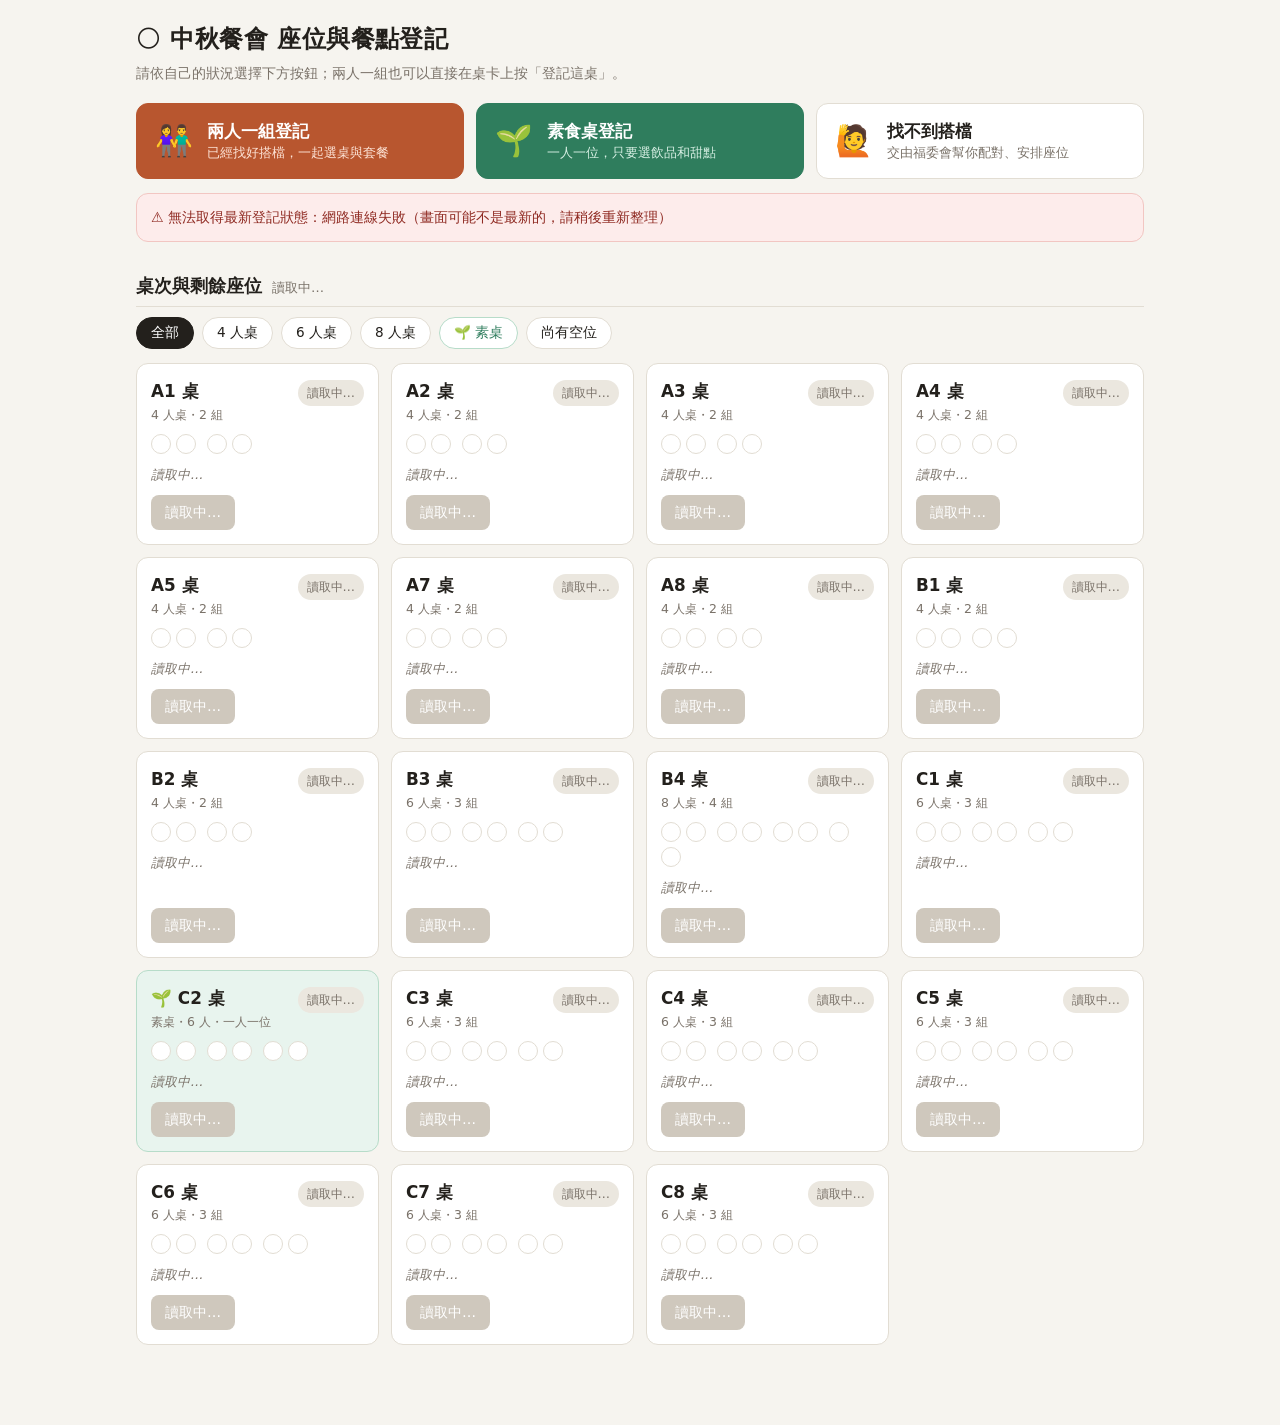
<file: index.html>
<!DOCTYPE html>
<html lang="zh-Hant">
<head>
<meta charset="utf-8">
<meta name="viewport" content="width=device-width, initial-scale=1">
<title>中秋餐會 座位與餐點登記</title>
<link rel="stylesheet" href="style.css">
</head>
<body>
<div class="wrap">

<header>
  <h1>🌕 中秋餐會 座位與餐點登記</h1>
  <p>請依自己的狀況選擇下方按鈕；兩人一組也可以直接在桌卡上按「登記這桌」。</p>
</header>

<div class="entry">
  <button class="entry-card main" id="btnPair">
    <span class="ec-icon">👫</span>
    <span><b>兩人一組登記</b><small>已經找好搭檔，一起選桌與套餐</small></span>
  </button>
  <button class="entry-card veg" id="btnVeg">
    <span class="ec-icon">🌱</span>
    <span><b>素食桌登記</b><small id="vegEntryNote">一人一位，只要選飲品和甜點</small></span>
  </button>
  <button class="entry-card" id="btnSolo">
    <span class="ec-icon">🙋</span>
    <span><b>找不到搭檔</b><small>交由福委會幫你配對、安排座位</small></span>
  </button>
</div>

<div class="banner" id="netBanner"></div>

<h2>桌次與剩餘座位 <small id="seatsLeft"></small></h2>
<div class="toolbar">
  <button class="chipbtn" data-filter="all" aria-pressed="true">全部</button>
  <button class="chipbtn" data-filter="4">4 人桌</button>
  <button class="chipbtn" data-filter="6">6 人桌</button>
  <button class="chipbtn" data-filter="8">8 人桌</button>
  <button class="chipbtn chip-veg" data-filter="veg">🌱 素桌</button>
  <button class="chipbtn" data-filter="free">尚有空位</button>
</div>
<div class="grid" id="grid"><div class="loading">載入中…</div></div>

</div><!--/wrap-->

<!-- ============ 登記對話框 ============ -->
<dialog id="dlg">
 <form class="dlg-body" id="form" onsubmit="return false">
  <div class="dlg-head">
    <h3 id="dlgTitle">登記</h3>
    <button type="button" class="x" data-close>&times;</button>
  </div>
  <p class="dlg-sub" id="dlgSub"></p>

  <div class="field-top" id="tableField">
    <label class="field-label" for="tableSel">桌次</label>
    <select id="tableSel"></select>
  </div>

  <div id="groups"></div>
  <button type="button" class="ghost wide" id="btnAddGroup">+ 同桌再加一組</button>

  <p class="msg" id="msg"></p>

  <div class="dlg-foot">
    <button type="button" class="ghost" data-close>取消</button>
    <button type="button" class="primary" id="btnSubmit">送出登記</button>
  </div>
 </form>
</dialog>

<!-- ============ 登記完成（必須按確認才關閉） ============ -->
<dialog id="dlgDone">
 <div class="dlg-body">
  <div class="done-top">
    <div class="done-icon">✅</div>
    <h3 style="margin:4px 0 0">登記完成</h3>
    <p class="dlg-sub" style="margin:4px 0 0">以下是你的登記內容，如需修改請洽福委會。</p>
  </div>
  <div class="done-detail" id="doneDetail"></div>
  <div class="dlg-foot">
    <button type="button" class="primary wide" id="btnDoneOk">確認</button>
  </div>
 </div>
</dialog>

<script src="config.js"></script>
<script src="shared.js"></script>
<script>
let filter = 'all';
let busy = false;
let formMode = 'pair';   // 'pair' 兩人一組 | 'veg' 素桌 | 'solo' 找不到搭檔
let ready = loadCachedBookings();   // 有上次的資料就先顯示，不用等後端
let updating = false;
let requestId = null;               // 同一次填寫共用：逾時重送時後端會認得，不會重複登記

const seatsLeftAt = id => tableById(id).size - seatsUsed(id);
const vegSeatsLeft = () => VEG_TABLES.reduce((s, t) => s + seatsLeftAt(t.id), 0);
// 這張桌子還能登記幾個「單位」：一般桌算組、素桌算人
const unitsLeft = t => t.veg ? seatsLeftAt(t.id) : Math.floor(seatsLeftAt(t.id) / 2);

/* ---------------- 桌次 ---------------- */

function tableSizeText(t) {
  return t.veg ? `素桌・${t.size} 人・一人一位` : `${t.size} 人桌・${t.size / 2} 組`;
}

function render() {
  const left = TOTAL_SEATS - bookings.filter(b => tableById(b.tableId)).length;
  $('#seatsLeft').textContent = !ready ? '讀取中…'
    : `全場剩 ${left} 席${updating ? '・更新中…' : ''}`;

  // 素桌入口按鈕
  const vegLeft = vegSeatsLeft();
  $('#btnVeg').disabled = ready && vegLeft === 0;
  $('#vegEntryNote').textContent = !ready ? '一人一位，只要選飲品和甜點'
    : vegLeft > 0 ? `還剩 ${vegLeft} 位・一人一位，只要選飲品和甜點`
    : '素桌已額滿，請改選一般桌或「找不到搭檔」';

  if (!ready) {
    // 第一次開啟、還沒有任何資料：先把桌子畫出來，按鈕暫時不能按
    $('#grid').innerHTML = TABLES.map(t => `<div class="table-card ${t.veg ? 'veg' : ''}">
      <div class="tc-head">
        <div><div class="tc-name">${t.veg ? '🌱 ' : ''}${t.id} 桌</div><div class="tc-size">${tableSizeText(t)}</div></div>
        <span class="pill no">讀取中…</span>
      </div>
      <div class="seats">${'<span class="seat"></span>'.repeat(t.size)}</div>
      <div class="occupants"><i class="muted">讀取中…</i></div>
      <div class="tc-actions"><button class="primary" disabled>讀取中…</button></div>
    </div>`).join('');
    return;
  }

  const list = TABLES.filter(t => {
    if (filter === 'all') return true;
    if (filter === 'veg') return t.veg;
    if (filter === 'free') return unitsLeft(t) > 0;
    return !t.veg && String(t.size) === filter;
  });

  $('#grid').innerHTML = list.map(t => {
    const used = seatsUsed(t.id);
    const left = t.size - used;
    const units = unitsLeft(t);
    const pillCls = units === 0 ? 'no' : units === 1 ? 'low' : 'ok';
    const people = bookings.filter(b => b.tableId === t.id);
    const btnText = t.veg
      ? (units ? `登記素桌（剩 ${left} 位）` : '額滿')
      : units ? `登記這桌（可再 ${units} 組）` : (left ? '不足一組' : '額滿');

    return `<div class="table-card ${t.veg ? 'veg' : ''} ${units === 0 ? 'full' : ''}">
      <div class="tc-head">
        <div><div class="tc-name">${t.veg ? '🌱 ' : ''}${t.id} 桌</div><div class="tc-size">${tableSizeText(t)}</div></div>
        <span class="pill ${pillCls}">${left === 0 ? '已額滿' : `剩 ${left} 位`}</span>
      </div>
      <div class="seats">${
        Array.from({ length: t.size }, (_, i) =>
          `<span class="seat ${i < used ? 'taken' : ''}"></span>`).join('')
      }</div>
      <div class="occupants">${
        people.length
          ? (t.veg ? people.map(p => esc(p.name)).join('、') : pairsOf(people).map(p => pairLabel(p, false)).join('<br>'))
          : '<i class="muted">尚無人登記</i>'
      }</div>
      <div class="tc-actions">
        <button class="primary" data-book="${t.id}" ${units === 0 ? 'disabled' : ''}>${btnText}</button>
      </div>
    </div>`;
  }).join('') || '<div class="loading">沒有符合條件的桌次</div>';
}

async function refresh() {
  updating = true;
  render();
  const ok = await syncBookings();
  ready = ready || ok;
  updating = false;
  render();
}

/* ---------------- 登記表單 ---------------- */

const dlg = $('#dlg');
let uidSeq = 0;

function fieldHTML(item) {
  const name = 'f' + (++uidSeq);
  const widget = item.options.length <= 4
    ? `<div class="opts">${item.options.map(o =>
        `<label class="opt"><input type="radio" name="${name}" value="${esc(o)}"><span>${esc(o)}</span></label>`
      ).join('')}</div>`
    : `<select><option value="">請選擇</option>${item.options.map(o =>
        `<option value="${esc(o)}">${esc(o)}</option>`).join('')}</select>`;
  return `<div class="field" data-field="${item.key}">
    <div class="field-label">${esc(item.label)}</div>${widget}
    <div class="skip-note">${esc(item.skipNote || '此項不需選擇')}</div>
  </div>`;
}

function readFieldEl(f) {
  const sel = f.querySelector('select');
  if (sel) return sel.value;
  return f.querySelector('input:checked')?.value || '';
}

// 素桌要顯示的餐點項目：扣掉自動帶入的，以及因為自動帶入而不用選的（例如海鮮）
const VEG_ITEMS = MENU.filter(it => !(it.key in VEG_FIXED) && !isSkipped(it, VEG_FIXED));

// 產生一個登記單位的表單
//   pair = 兩人一組；solo = 找不到搭檔（一人，全部都是個人偏好）；veg = 素桌一人
function groupHTML(kind) {
  const count = kind === 'pair' ? 2 : 1;
  const tag = i => kind === 'pair' ? `<span class="mtag">${'AB'[i]}</span>` : '';

  let html = `<fieldset class="group ${kind === 'pair' ? '' : 'solo'}" data-kind="${kind}">`;
  if (kind !== 'solo') {
    html += `<div class="group-head"><span class="gtitle">第 <span class="gno"></span> ${kind === 'veg' ? '位' : '組'}</span>
      <button type="button" class="link del-group">移除</button></div>`;
  }
  html += `<div class="step"><span class="n">1</span>${kind === 'pair' ? '兩位成員' : '姓名與工號'}</div><div class="members">`;
  for (let i = 0; i < count; i++) {
    html += `<div class="member" data-m="${i}">${tag(i)}
      <input type="text" class="p-name" placeholder="姓名" autocomplete="off">
      <input type="text" class="p-emp" placeholder="工號" autocomplete="off"></div>`;
  }
  html += '</div>';

  if (kind === 'veg') {
    html += `<div class="step"><span class="n">2</span>選擇飲品和甜點</div>
      <div class="person-fields" data-m="0"><div class="pf-grid">${VEG_ITEMS.map(fieldHTML).join('')}</div></div>`;
    return html + '</fieldset>';
  }

  const perOf = it => kind === 'solo' ? 'person' : it.per;
  let soloNoteShown = false;
  Object.keys(STEP_TITLES).forEach(step => {
    const items = MENU.filter(it => String(it.step) === step);
    if (!items.length) return;
    const pairItems = items.filter(it => perOf(it) === 'pair');
    const personItems = items.filter(it => perOf(it) === 'person');

    html += `<div class="step"><span class="n">${step}</span>${STEP_TITLES[step]}</div>`;
    if (kind === 'solo' && !soloNoteShown && items.some(it => it.per === 'pair')) {
      soloNoteShown = true;
      html += `<p class="dlg-sub" style="margin:-4px 0 8px">套餐是兩人共用，福委會優先幫你找相同偏好的搭檔。</p>`;
    }
    if (pairItems.length) {
      html += `<div class="pair-fields"><div class="scope-note">👫 兩人共用一份</div>${pairItems.map(fieldHTML).join('')}</div>`;
    }
    if (personItems.length) {
      for (let i = 0; i < count; i++) {
        html += `<div class="person-fields" data-m="${i}">${
          kind === 'pair' ? `<div class="pf-head">${tag(i)}<span class="mname">成員 ${'AB'[i]}</span></div>` : ''
        }<div class="pf-grid">${personItems.map(fieldHTML).join('')}</div></div>`;
      }
    }
  });
  return html + '</fieldset>';
}

// 某位成員目前的所有選擇（共用項目 + 個人項目 + 素桌自動帶入的項目）
function valuesOf(group, m) {
  const vals = group.dataset.kind === 'veg' ? { ...VEG_FIXED } : {};
  group.querySelectorAll('.pair-fields .field').forEach(f => vals[f.dataset.field] = readFieldEl(f));
  if (m != null) {
    group.querySelectorAll(`.person-fields[data-m="${m}"] .field`)
      .forEach(f => vals[f.dataset.field] = readFieldEl(f));
  }
  return vals;
}

function applySkips(group) {
  group.querySelectorAll('.field').forEach(f => {
    const it = menuItem(f.dataset.field);
    if (!it.skipIf) return;
    const pf = f.closest('.person-fields');
    const skip = isSkipped(it, valuesOf(group, pf ? pf.dataset.m : null));
    f.classList.toggle('skipped', skip);
    f.querySelectorAll('input, select').forEach(el => {
      el.disabled = skip;
      if (skip) { if (el.type === 'radio') el.checked = false; else el.value = ''; }
    });
  });
}

// 桌次選單的值：'' = 還沒選；'none' = 不指定桌次，由福委安排；其他 = 桌號
const UNSEATED = 'none';
const selectedTableId = () => {
  const v = $('#tableSel').value;
  return v && v !== UNSEATED ? v : null;
};

function maxGroups() {
  if (formMode === 'solo') return 1;
  const id = selectedTableId();
  if (!id) return MAX_UNSEATED_GROUPS;
  return unitsLeft(tableById(id));
}

function syncGroups() {
  const n = $('#groups').children.length;
  const max = maxGroups();
  const btn = $('#btnAddGroup');
  const more = Math.max(0, max - n);
  btn.hidden = formMode === 'solo' || n >= max;
  btn.textContent = formMode === 'veg' ? `+ 幫同事一起登記（素桌還能再加 ${more} 位）`
    : selectedTableId() ? `+ 同桌再加一組（這桌還能再加 ${more} 組）`
    : '+ 再加一組';
  document.querySelectorAll('#groups .del-group').forEach(b => b.hidden = n <= 1);
  document.querySelectorAll('#groups .gno').forEach((s, i) => s.textContent = i + 1);
}

function addGroup(kind) {
  $('#groups').insertAdjacentHTML('beforeend', groupHTML(kind));
  syncGroups();
}

// 一般登記只列一般桌；素桌登記只列素桌
// 一般登記一定要自己選（桌次或「不指定」），避免沒注意就變成交給福委排
function fillTableSelect(selected) {
  const sel = $('#tableSel');
  const veg = formMode === 'veg';
  sel.innerHTML = (veg ? '' :
    `<option value="">請選擇桌次</option><option value="${UNSEATED}">不指定桌次，由福委安排座位</option>`) +
    TABLES.filter(t => t.veg === veg).map(t => {
      const left = seatsLeftAt(t.id), units = unitsLeft(t);
      const detail = !units ? '已額滿' : veg ? `剩 ${left} 位` : `剩 ${left} 位，可登記 ${units} 組`;
      return `<option value="${t.id}" ${units ? '' : 'disabled'}>${t.id} 桌（${detail}）</option>`;
    }).join('');
  sel.value = selected || '';
}

function setMsg(text, cls) {
  const m = $('#msg');
  m.textContent = text;
  m.className = 'msg' + (cls ? ' ' + cls : '');
}

function openForm(mode, tableId) {
  formMode = mode;
  const titles = {
    pair: ['兩人一組登記', '主餐套餐與海鮮兩人共用一份，飲品和甜點每人各選。整桌一起登記可以按下方「再加一組」。'],
    veg: ['🌱 素食桌登記', '素桌主餐是素食套餐，不用選主餐和海鮮，只要選飲品和甜點。可以一次幫同事一起登記。'],
    solo: ['找不到搭檔？交由福委安排', '填寫你的資料與餐點偏好，福委會幫你配對搭檔並安排座位。'],
  };
  $('#dlgTitle').textContent = titles[mode][0];
  $('#dlgSub').textContent = titles[mode][1];

  if (mode === 'veg' && !tableId) {
    tableId = (VEG_TABLES.find(t => unitsLeft(t) > 0) || VEG_TABLES[0] || {}).id;
  }
  // 只有一張素桌時不用讓人選
  $('#tableField').hidden = mode === 'solo' || (mode === 'veg' && VEG_TABLES.length <= 1);
  fillTableSelect(mode === 'solo' ? '' : tableId);

  $('#groups').innerHTML = '';
  addGroup(mode);
  setMsg('');
  requestId = null;
  dlg.showModal();

  // 背景抓最新座位，回來後更新桌次選單（保留使用者目前的選擇）
  if (mode !== 'solo') {
    refresh().then(() => {
      if (dlg.open && formMode === mode) { fillTableSelect($('#tableSel').value); syncGroups(); }
    });
  }
}

$('#groups').addEventListener('input', e => {
  if (!e.target.classList.contains('p-name')) return;
  const group = e.target.closest('.group');
  const m = e.target.closest('.member').dataset.m;
  const name = e.target.value.trim() || '成員 ' + 'AB'[m];
  group.querySelectorAll(`.person-fields[data-m="${m}"] .mname`).forEach(s => s.textContent = name);
});
$('#groups').addEventListener('change', e => applySkips(e.target.closest('.group')));
$('#groups').addEventListener('click', e => {
  if (!e.target.classList.contains('del-group')) return;
  e.target.closest('.group').remove();
  syncGroups();
});
$('#btnAddGroup').onclick = () => addGroup(formMode);
$('#tableSel').onchange = () => {
  syncGroups();
  const n = $('#groups').children.length, max = maxGroups();
  const unit = formMode === 'veg' ? '位' : '組';
  setMsg(n > max ? `這桌只能再登記 ${max} ${unit}，請移除多出來的或換一桌` : '', n > max ? 'err' : '');
};

function readGroup(group, gi, total) {
  const kind = group.dataset.kind;
  const where = kind === 'pair' ? `第 ${gi + 1} 組` : kind === 'veg' && total > 1 ? `第 ${gi + 1} 位` : '';

  const members = [...group.querySelectorAll('.member')].map(mEl => {
    const m = mEl.dataset.m;
    const person = {
      name: mEl.querySelector('.p-name').value.trim(),
      empId: mEl.querySelector('.p-emp').value.trim(),
    };
    if (!person.name) throw new Error(kind === 'pair' ? `${where}成員 ${'AB'[m]} 還沒填姓名` : `${where}請填寫姓名`);
    if (!person.empId) throw new Error(`${where}「${person.name}」還沒填工號`);

    Object.assign(person, valuesOf(group, m));
    MENU.forEach(it => {
      if (isSkipped(it, person)) { person[it.key] = ''; return; }
      if (!person[it.key]) {
        throw new Error(kind === 'pair' && it.per === 'pair'
          ? `${where}還沒選「${it.label}」`
          : `${where}「${person.name}」還沒選「${it.label}」`);
      }
    });
    return person;
  });
  return { members };
}

function collectForm() {
  const groupEls = [...$('#groups').children];
  if (!groupEls.length) throw new Error('請至少登記一位');
  const groups = groupEls.map((g, i) => readGroup(g, i, groupEls.length));
  const people = groups.flatMap(g => g.members);

  const ids = people.map(p => p.empId);
  const dup = ids.find((id, i) => ids.indexOf(id) !== i);
  if (dup) throw new Error(`工號 ${dup} 重複填寫了`);

  const taken = bookings.find(b => ids.includes(b.empId));
  if (taken) {
    throw new Error(`工號 ${taken.empId}（${taken.name}）已經登記過${
      taken.tableId ? ' ' + taken.tableId + ' 桌' : '（交由福委安排）'}，如需修改請洽福委會`);
  }

  if (formMode === 'pair' && !$('#tableSel').value) {
    throw new Error('請先選擇桌次（或選「不指定桌次，由福委安排座位」）');
  }
  const tableId = formMode === 'solo' ? null : selectedTableId();
  if (formMode === 'veg' && !tableId) throw new Error('素桌已額滿，請改選一般桌或「找不到搭檔」');
  if (tableId) {
    const left = seatsLeftAt(tableId);
    if (people.length > left) throw new Error(`${tableId} 桌只剩 ${left} 個位子，這次要登記 ${people.length} 位`);
  }
  return { tableId, groups };
}

$('#btnSubmit').onclick = async () => {
  if (busy) return;
  let payload;
  try { payload = collectForm(); }
  catch (e) { setMsg('⚠️ ' + e.message, 'err'); return; }

  busy = true;
  $('#btnSubmit').disabled = true;
  setMsg('送出中…');
  if (!requestId) requestId = newRequestId();
  try {
    const r = await api('book', { ...payload, requestId }, {
      retries: 4,
      onRetry: n => setMsg(`目前登記的人很多，排隊中，請不要關閉視窗…（第 ${n + 1} 次嘗試）`),
    });
    setBookings(r.bookings);
    render();
    dlg.close();
    requestId = null;
    showDone(r.code, r.replay);
  } catch (e) {
    setMsg(e.retry
      ? '⚠️ 目前登記的人太多，請等幾秒再按一次「送出登記」（不會重複登記）'
      : '⚠️ ' + e.message, 'err');
    await refresh();          // 可能是別人先搶走了，拉最新狀態
    if (formMode !== 'solo') { fillTableSelect($('#tableSel').value); syncGroups(); }
  } finally {
    busy = false;
    $('#btnSubmit').disabled = false;
  }
};

/* ---------------- 登記完成 ---------------- */

const dlgDone = $('#dlgDone');
// 不允許按 Esc 關閉，一定要按「確認」，避免登記結果一閃而過
dlgDone.addEventListener('cancel', e => e.preventDefault());
$('#btnDoneOk').onclick = () => dlgDone.close();

// 明細以後端實際寫入的資料為準（重送時可能是先前那一次的內容）
function showDone(code, replay) {
  const rows = bookings.filter(b => b.code === code);
  const first = rows[0] || {};
  const where = first.tableId
    ? `${first.tableId} 桌${isVegTable(first.tableId) ? '（素桌）' : ''}`
    : first.pairId ? '由福委安排座位' : '待福委配對搭檔與安排座位';

  $('#doneDetail').innerHTML =
    (replay ? '<div class="msg ok" style="margin:0 0 6px">這筆登記先前已經成功送出，以下是登記內容。</div>' : '') +
    `<div class="dd-where">📍 ${esc(where)}</div>` +
    pairsOf(rows).map((members, i) => `
      ${members.length === 2 ? `<div class="dd-head">第 ${i + 1} 組</div>` : ''}
      ${members.map(m => `<div class="dd-row"><b>${esc(m.name)}</b>
        <span class="muted">${esc(m.empId)}</span><br>
        <span class="muted">${MENU.map(it => m[it.key]).filter(Boolean).map(esc).join('・')}</span></div>`
      ).join('')}`).join('');

  dlgDone.showModal();
  $('#btnDoneOk').focus();
}

/* ---------------- 其他 ---------------- */

$('#btnPair').onclick = () => openForm('pair');
$('#btnVeg').onclick = () => openForm('veg');
$('#btnSolo').onclick = () => openForm('solo');

$('#grid').addEventListener('click', e => {
  const btn = e.target.closest('[data-book]');
  if (!btn || btn.disabled) return;
  const id = btn.dataset.book;
  openForm(isVegTable(id) ? 'veg' : 'pair', id);
});

document.querySelectorAll('.chipbtn[data-filter]').forEach(b => {
  b.onclick = () => {
    filter = b.dataset.filter;
    document.querySelectorAll('.chipbtn[data-filter]')
      .forEach(x => x.setAttribute('aria-pressed', x === b));
    render();
  };
});

document.querySelectorAll('[data-close]').forEach(b => {
  b.onclick = () => b.closest('dialog').close();
});

refresh();
// 每 60 秒同步一次（頁面沒在看時暫停）；切回頁面時會立刻更新
autoRefresh(refresh, 60000, () => !dlg.open && !busy);
</script>
</body>
</html>
</file>
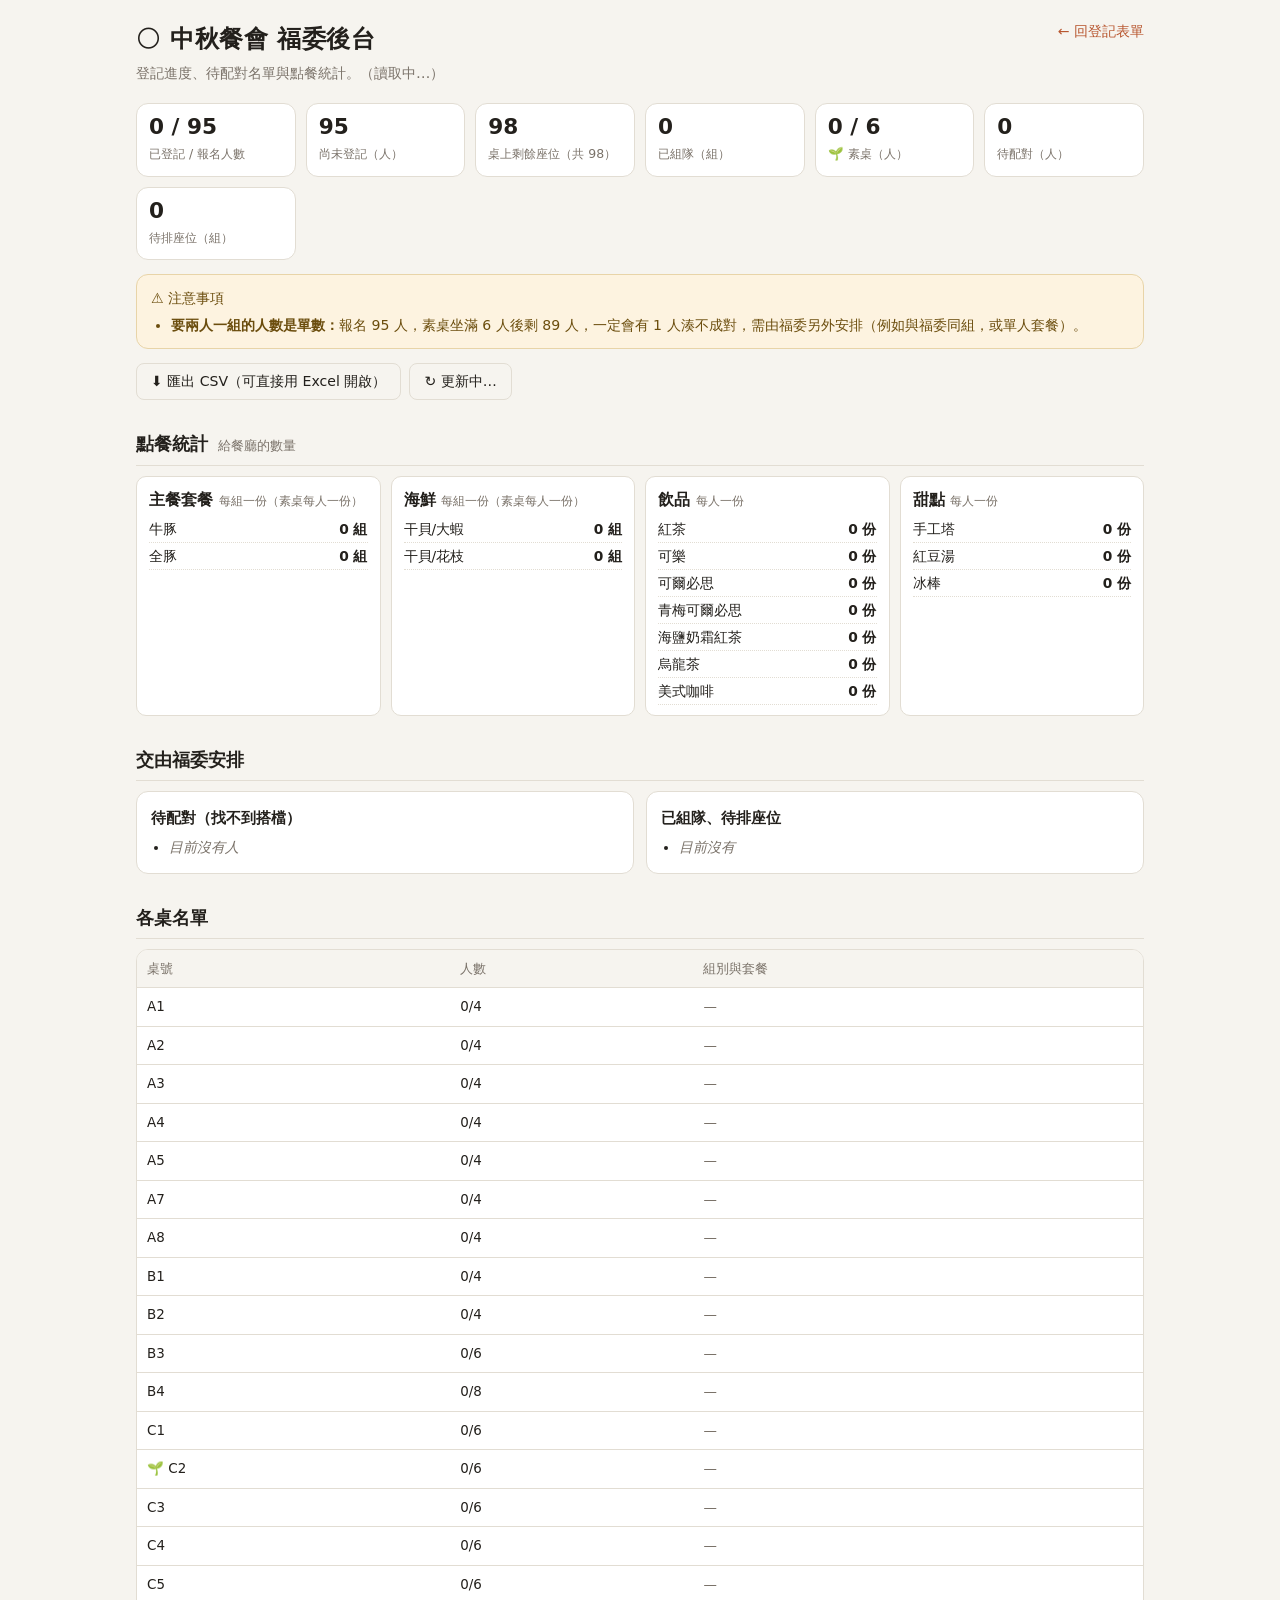
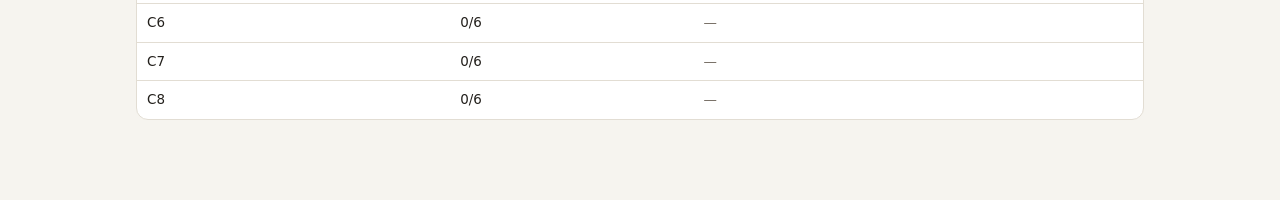
<file: admin.html>
<!DOCTYPE html>
<html lang="zh-Hant">
<head>
<meta charset="utf-8">
<meta name="viewport" content="width=device-width, initial-scale=1">
<meta name="robots" content="noindex">
<title>中秋餐會 福委後台</title>
<link rel="stylesheet" href="style.css">
</head>
<body>
<div class="wrap">

<header class="admin-head">
  <div>
    <h1>🌕 中秋餐會 福委後台</h1>
    <p>登記進度、待配對名單與點餐統計。<span id="updatedAt"></span></p>
  </div>
  <a href="index.html">← 回登記表單</a>
</header>

<div class="stats" id="stats"></div>
<div class="banner warn" id="planBanner"></div>
<div class="banner" id="netBanner"></div>

<div class="toolbar" style="margin-top:14px">
  <button class="ghost" id="btnExport">⬇ 匯出 CSV（可直接用 Excel 開啟）</button>
  <button class="ghost" id="btnRefresh">↻ 重新整理</button>
</div>

<h2>點餐統計 <small>給餐廳的數量</small></h2>
<div class="order-grid" id="orderStats"></div>

<h2>交由福委安排</h2>
<div class="pool-grid">
  <div class="card">
    <h4>待配對（找不到搭檔）<span id="soloCount" class="tc-size"></span></h4>
    <ul id="soloList"></ul>
  </div>
  <div class="card">
    <h4>已組隊、待排座位<span id="unseatedCount" class="tc-size"></span></h4>
    <ul id="unseatedList"></ul>
  </div>
</div>

<h2>各桌名單</h2>
<div class="scroll-x" id="summary"></div>

</div>

<script src="config.js"></script>
<script src="shared.js"></script>
<script>
let status = loadCachedBookings() ? 'cached' : 'loading';   // 'loading' | 'cached' | 'fresh'

function render() {
  renderStats();
  renderOrderStats();
  renderPool();
  renderSummary();
  $('#updatedAt').textContent =
    status === 'loading' ? '（讀取中…）'
    : status === 'cached' ? '（顯示上次的資料，更新中…）'
    : `（更新於 ${new Date(lastSyncAt).toLocaleTimeString('zh-TW', { hour12: false })}）`;
}

function renderStats() {
  const seated = bookings.filter(b => tableById(b.tableId)).length;
  const pairs = pairsOf(bookings.filter(b => b.pairId));
  const solos = bookings.filter(isAwaitingPair);
  const unseated = pairs.filter(p => !p[0].tableId);
  const vegSeats = VEG_TABLES.reduce((s, t) => s + t.size, 0);
  const vegUsed = bookings.filter(b => isVegTable(b.tableId)).length;

  $('#stats').innerHTML = `
    <div class="stat"><b>${bookings.length} / ${EXPECTED_TOTAL}</b><span>已登記 / 報名人數</span></div>
    <div class="stat"><b>${Math.max(0, EXPECTED_TOTAL - bookings.length)}</b><span>尚未登記（人）</span></div>
    <div class="stat"><b>${TOTAL_SEATS - seated}</b><span>桌上剩餘座位（共 ${TOTAL_SEATS}）</span></div>
    <div class="stat"><b>${pairs.length}</b><span>已組隊（組）</span></div>
    ${vegSeats ? `<div class="stat"><b>${vegUsed} / ${vegSeats}</b><span>🌱 素桌（人）</span></div>` : ''}
    <div class="stat"><b>${solos.length}</b><span>待配對（人）</span></div>
    <div class="stat"><b>${unseated.length}</b><span>待排座位（組）</span></div>`;

  // 開放前要注意的規劃問題
  const notes = [];
  const unknown = bookings.filter(hasUnknownTable);
  if (unknown.length) {
    const ids = [...new Set(unknown.map(b => b.tableId))];
    notes.push(`<b>有 ${unknown.length} 筆登記的桌號不在桌次設定裡</b>（${ids.map(esc).join('、')}）：可能是舊桌號或手動打錯字，這些人不會出現在各桌名單上。請到試算表修正「桌號」或刪除那幾列。`);
  }
  if (TOTAL_SEATS < EXPECTED_TOTAL) {
    notes.push(`<b>座位不足：</b>桌次共 ${TOTAL_SEATS} 席，報名 ${EXPECTED_TOTAL} 人，缺 ${EXPECTED_TOTAL - TOTAL_SEATS} 席。請加桌或加椅後修改 <span class="code">config.js</span> 與 <span class="code">Code.gs</span> 的 <span class="code">TABLE_CONFIG</span>。`);
  }
  // 素桌一人一位，其餘的人才要兩人一組
  const needPairs = EXPECTED_TOTAL - vegSeats;
  if (needPairs % 2 === 1) {
    notes.push(`<b>要兩人一組的人數是單數：</b>報名 ${EXPECTED_TOTAL} 人${vegSeats ? `，素桌坐滿 ${vegSeats} 人後剩 ${needPairs} 人` : ''}，一定會有 1 人湊不成對，需由福委另外安排（例如與福委同組，或單人套餐）。`);
  } else if (solos.length % 2 === 1) {
    notes.push(`目前待配對 ${solos.length} 人（單數），至少 1 人無法兩兩配對。`);
  }
  $('#planBanner').innerHTML = notes.length ? `⚠️ 注意事項<ul>${notes.map(n => `<li>${n}</li>`).join('')}</ul>` : '';
}

function renderOrderStats() {
  const pairHeads = pairsOf(bookings.filter(b => b.pairId)).map(p => p[0]);
  const solos = bookings.filter(isAwaitingPair);
  const vegPeople = bookings.filter(b => isVegTable(b.tableId));

  $('#orderStats').innerHTML = MENU.map(it => {
    const perPair = it.per === 'pair';
    const source = perPair ? pairHeads : bookings;
    const pending = perPair ? solos.filter(s => s[it.key]).length : 0;
    const row = o => {
      const n = source.filter(r => r[it.key] === o).length;
      // 共用項目：兩人一組算「組」，素桌一人一位算「份」
      const veg = perPair ? vegPeople.filter(r => r[it.key] === o).length : 0;
      const text = perPair
        ? `${n} 組${veg ? `＋素桌 ${veg} 份` : ''}`
        : `${n} 份`;
      return `<div class="oc-row"><span>${esc(o)}</span><b>${text}</b></div>`;
    };
    return `<div class="order-card">
      <div class="oc-title">${esc(it.label)} <small>${perPair ? '每組一份（素桌每人一份）' : '每人一份'}</small></div>
      ${it.options.map(row).join('')}
      ${pending ? `<div class="oc-extra">另有 ${pending} 人待配對，尚未計入</div>` : ''}
    </div>`;
  }).join('');
}

function renderPool() {
  const solos = bookings.filter(isAwaitingPair);
  const unseated = pairsOf(bookings.filter(b => b.pairId && !b.tableId));
  const pairKeys = MENU.filter(it => it.per === 'pair');

  $('#soloCount').textContent = solos.length ? `（${solos.length} 人）` : '';
  $('#soloList').innerHTML = solos.length
    ? solos.map(x => `<li>${esc(x.name)} <span class="tc-size">${esc(x.empId)}・偏好 ${
        pairKeys.map(it => x[it.key]).filter(Boolean).map(esc).join('/')}</span></li>`).join('')
    : '<li><i class="muted">目前沒有人</i></li>';

  $('#unseatedCount').textContent = unseated.length ? `（${unseated.length} 組）` : '';
  $('#unseatedList').innerHTML = unseated.length
    ? unseated.map(p => `<li>${pairLabel(p, true)}</li>`).join('')
    : '<li><i class="muted">目前沒有</i></li>';
}

function renderSummary() {
  const rows = TABLES.map(t => {
    const ppl = bookings.filter(b => b.tableId === t.id);
    const names = t.veg
      ? ppl.map(p => `${esc(p.name)}<span class="tag">${esc(p.drink)}・${esc(p.dessert)}</span>`).join('<br>')
      : pairsOf(ppl).map(p => pairLabel(p, true)).join('<br>');
    return `<tr><td>${t.veg ? '🌱 ' : ''}${t.id}</td><td class="num">${ppl.length}/${t.size}</td>
      <td>${ppl.length ? names : '<span class="muted">—</span>'}</td></tr>`;
  }).join('');
  $('#summary').innerHTML = `<table class="admin">
    <tr><th>桌號</th><th>人數</th><th>組別與套餐</th></tr>${rows}</table>`;
}

$('#btnExport').onclick = () => {
  const order = id => id ? TABLES.findIndex(t => t.id === id) : 9999;
  const head = ['桌號', '組別', '姓名', '工號', ...MENU.map(it => it.label), '登記時間'];
  const body = bookings
    .slice()
    .sort((a, b) => order(a.tableId) - order(b.tableId) || String(a.pairId).localeCompare(String(b.pairId)))
    .map(b => [b.tableId || '待安排', b.pairId || (b.tableId ? '素桌' : '待配對'), b.name, b.empId,
               ...MENU.map(it => b[it.key] || ''), new Date(b.ts).toLocaleString('zh-TW')]);
  const csv = [head, ...body]
    .map(r => r.map(c => `"${String(c).replace(/"/g, '""')}"`).join(','))
    .join('\r\n');
  const blob = new Blob(['﻿' + csv], { type: 'text/csv;charset=utf-8' }); // BOM 讓 Excel 不亂碼
  const a = document.createElement('a');
  a.href = URL.createObjectURL(blob);
  a.download = `中秋餐會登記_${new Date().toISOString().slice(0, 10)}.csv`;
  a.click();
  URL.revokeObjectURL(a.href);
};

async function refresh() {
  $('#btnRefresh').disabled = true;
  $('#btnRefresh').textContent = '↻ 更新中…';
  if (await syncBookings(true)) status = 'fresh';   // 福委頁略過快取，看到試算表的即時內容
  $('#btnRefresh').disabled = false;
  $('#btnRefresh').textContent = '↻ 重新整理';
  render();
}

$('#btnRefresh').onclick = () => refresh();
render();    // 先用快取畫出來
refresh();
autoRefresh(refresh, 30000);
</script>
</body>
</html>
</file>
<file: style.css>
:root{
  --bg:#f6f4ef; --card:#fff; --ink:#23201c; --muted:#7a7269;
  --line:#e2ddd3; --accent:#b8562f; --accent-soft:#fbeee7;
  --ok:#2f7d5d; --ok-soft:#e8f4ee; --warn:#a8791b; --warn-soft:#fdf3e0;
  --full:#f0ece4; --radius:12px;
}
*{box-sizing:border-box}
[hidden]{display:none!important}
body{margin:0;background:var(--bg);color:var(--ink);
  font-family:"Noto Sans TC","PingFang TC","Microsoft JhengHei",system-ui,sans-serif;
  line-height:1.6;-webkit-text-size-adjust:100%}
.wrap{max-width:1040px;margin:0 auto;padding:20px 16px 80px}
header h1{margin:0 0 4px;font-size:1.5rem;letter-spacing:.02em}
header p{margin:0;color:var(--muted);font-size:.9rem}
.muted{color:var(--muted)}
.code{font-family:ui-monospace,Menlo,Consolas,monospace;background:var(--accent-soft);
  padding:2px 7px;border-radius:5px;font-size:.95em}
.loading{text-align:center;color:var(--muted);padding:40px;font-size:.9rem}

h2{font-size:1.1rem;margin:30px 0 10px;padding-bottom:6px;border-bottom:1px solid var(--line);
  display:flex;align-items:baseline;gap:10px;flex-wrap:wrap}
h2 small{font-size:.82rem;font-weight:400;color:var(--muted)}
h4{font-size:.92rem;margin:16px 0 6px}
h4:first-child{margin-top:0}

.banner{border-radius:var(--radius);padding:12px 14px;margin:14px 0;font-size:.88rem;border:1px solid}
.banner.warn{background:var(--warn-soft);border-color:#e8d4a8;color:#6b4d0d}
.banner.info{background:var(--accent-soft);border-color:#f0d6c8;color:#7a3a1c}
.banner.err{background:#fdeceb;border-color:#f2c6c2;color:#8f2a22}
.banner:empty{display:none}
.banner ul{margin:4px 0 0;padding-left:20px}

.toolbar{display:flex;flex-wrap:wrap;gap:8px;align-items:center;margin-bottom:14px}
.chipbtn{border:1px solid var(--line);background:var(--card);color:var(--ink);
  border-radius:999px;padding:6px 14px;font-size:.85rem;cursor:pointer;font-family:inherit}
.chipbtn[aria-pressed="true"]{background:var(--ink);color:#fff;border-color:var(--ink)}
.spacer{flex:1}

button.primary{background:var(--accent);color:#fff;border:0;border-radius:8px;
  padding:8px 14px;font-size:.88rem;cursor:pointer;font-family:inherit;font-weight:500}
button.primary:disabled{background:#cfc8bd;cursor:not-allowed}
button.ghost{background:transparent;border:1px solid var(--line);border-radius:8px;
  padding:8px 14px;font-size:.88rem;cursor:pointer;font-family:inherit;color:var(--ink)}
button.link{border:0;background:none;color:var(--muted);font-size:.8rem;cursor:pointer;
  text-decoration:underline;font-family:inherit;padding:0}
button.wide{width:100%}

.card{background:var(--card);border:1px solid var(--line);border-radius:var(--radius);padding:14px}
.tag{display:inline-block;font-size:.72rem;background:var(--bg);border:1px solid var(--line);
  border-radius:5px;padding:0 5px;margin-left:3px;color:var(--muted);line-height:1.5}

/* ---------- 表單頁：入口 ---------- */
.entry{display:grid;grid-template-columns:repeat(3,1fr);gap:12px;margin:18px 0 6px}
@media(max-width:860px){.entry{grid-template-columns:1fr}}
.entry-card{display:flex;gap:14px;align-items:center;text-align:left;border:1px solid var(--line);
  background:var(--card);border-radius:var(--radius);padding:16px 18px;cursor:pointer;
  font-family:inherit;color:var(--ink);transition:border-color .15s}
.entry-card:hover{border-color:var(--accent)}
.entry-card.main{background:var(--accent);border-color:var(--accent);color:#fff}
.entry-card.main:hover{background:#a64b27;border-color:#a64b27}
.entry-card.main small{color:#fde3d6}
.entry-card.veg{background:var(--ok);border-color:var(--ok);color:#fff}
.entry-card.veg:hover{background:#256a4d;border-color:#256a4d}
.entry-card.veg:disabled{background:#cfc8bd;border-color:#cfc8bd;cursor:not-allowed}
.entry-card b{display:block;font-size:1.05rem}
.entry-card small{display:block;color:var(--muted);font-size:.8rem;margin-top:2px}
.entry-card.veg small{color:#d6efe3}
.entry-card.veg:disabled small{color:#fff}
.ec-icon{font-size:1.9rem;line-height:1}

/* ---------- 表單頁：桌卡 ---------- */
.grid{display:grid;grid-template-columns:repeat(auto-fill,minmax(230px,1fr));gap:12px}
.table-card{background:var(--card);border:1px solid var(--line);border-radius:var(--radius);
  padding:14px;display:flex;flex-direction:column;gap:9px}
.table-card.full{background:var(--full);opacity:.72}
.table-card.veg{border-color:#b7dcc9;background:var(--ok-soft)}
.table-card.veg .seat.taken{background:var(--ok);border-color:var(--ok)}
.table-card.veg button.primary:not(:disabled){background:var(--ok)}
.chipbtn.chip-veg{border-color:#b7dcc9;color:var(--ok)}
.chipbtn.chip-veg[aria-pressed="true"]{background:var(--ok);border-color:var(--ok);color:#fff}
.tc-head{display:flex;justify-content:space-between;align-items:baseline;gap:8px}
.tc-name{font-weight:700;font-size:1.05rem}
.tc-size{font-size:.78rem;color:var(--muted)}
.pill{font-size:.78rem;padding:3px 9px;border-radius:999px;white-space:nowrap}
.pill.ok{background:var(--ok-soft);color:var(--ok)}
.pill.low{background:var(--warn-soft);color:var(--warn)}
.pill.no{background:#ebe7df;color:var(--muted)}
.seats{display:flex;flex-wrap:wrap;gap:5px}
.seat{width:20px;height:20px;border-radius:50%;border:1.5px solid var(--line);background:#fff}
.seat.taken{background:var(--accent);border-color:var(--accent)}
.seat:nth-child(2n){margin-right:6px}
.occupants{font-size:.8rem;color:var(--ink);min-height:1.2em;line-height:1.8;word-break:break-all}
.tc-actions{margin-top:auto;display:flex;gap:8px}

/* ---------- 對話框 ---------- */
dialog{border:0;border-radius:14px;padding:0;max-width:620px;width:calc(100% - 28px);
  background:var(--card);color:var(--ink)}
dialog::backdrop{background:rgba(35,32,28,.45)}
.dlg-body{padding:20px 20px 0}
.dlg-head{display:flex;justify-content:space-between;align-items:center;margin-bottom:4px}
.dlg-head h3{margin:0;font-size:1.15rem}
.dlg-sub{color:var(--muted);font-size:.85rem;margin:0 0 14px}
.x{border:0;background:transparent;font-size:1.5rem;line-height:1;cursor:pointer;color:var(--muted);padding:0 4px}
.dlg-foot{display:flex;gap:8px;justify-content:flex-end;margin:14px -20px 0;padding:12px 20px 16px;
  border-top:1px solid var(--line);position:sticky;bottom:0;background:var(--card)}

input[type=text],select{width:100%;padding:8px 10px;border:1px solid var(--line);
  border-radius:8px;font-family:inherit;font-size:.9rem;background:#fff;color:var(--ink)}
input:focus,select:focus{outline:2px solid var(--accent);outline-offset:-1px}
.field-label{font-size:.8rem;color:var(--muted);margin-bottom:4px}
.field-top{margin-bottom:12px}

.group{border:1px solid var(--line);border-radius:12px;padding:12px 14px 14px;margin:0 0 12px;min-width:0}
.group-head{display:flex;justify-content:space-between;align-items:center}
.gtitle{font-weight:700}
.step{display:flex;align-items:center;gap:8px;font-weight:600;font-size:.92rem;margin:16px 0 8px}
.group > .step:first-child,.group-head + .step{margin-top:6px}
.step .n{width:22px;height:22px;border-radius:50%;background:var(--accent);color:#fff;
  font-size:.75rem;display:grid;place-items:center;flex:none}
.members{display:grid;gap:8px}
.member{display:grid;grid-template-columns:auto 1fr 1fr;gap:8px;align-items:center}
.solo .member{grid-template-columns:1fr 1fr}
.mtag{width:22px;height:22px;border-radius:6px;background:var(--bg);border:1px solid var(--line);
  font-size:.75rem;display:grid;place-items:center;color:var(--muted);font-weight:600;flex:none}

.pair-fields{background:var(--bg);border-radius:10px;padding:10px 12px}
.scope-note{font-size:.75rem;color:var(--muted);margin-bottom:6px}
.field + .field{margin-top:10px}
.opts{display:flex;flex-wrap:wrap;gap:6px}
.opt{position:relative;cursor:pointer}
.opt input{position:absolute;opacity:0;pointer-events:none}
.opt span{display:inline-block;border:1px solid var(--line);background:#fff;border-radius:999px;
  padding:6px 14px;font-size:.88rem;transition:background .12s,border-color .12s}
.opt:hover span{border-color:var(--accent)}
.opt input:checked + span{background:var(--accent);border-color:var(--accent);color:#fff;font-weight:600}
.opt input:focus-visible + span{outline:2px solid var(--accent);outline-offset:2px}
.skip-note{display:none;font-size:.82rem;color:var(--muted);font-style:italic}
.field.skipped .opts,.field.skipped select{display:none}
.field.skipped .skip-note{display:block}

.person-fields{margin-top:10px;padding-top:10px;border-top:1px dashed var(--line)}
.step + .person-fields{margin-top:0;padding-top:0;border-top:0}
.pf-head{display:flex;align-items:center;gap:8px;font-size:.88rem;font-weight:600;margin-bottom:6px}
.pf-grid{display:grid;grid-template-columns:1fr 1fr;gap:10px}
.pf-grid .field + .field{margin-top:0}
.solo .pf-grid{grid-template-columns:1fr}

.msg{font-size:.85rem;margin:10px 0 0;min-height:1.2em}
.msg.err{color:#a8342a}
.msg.ok{color:var(--ok)}

/* 登記完成 */
#dlgDone{max-width:440px}
.done-top{text-align:center}
.done-icon{font-size:2.4rem;line-height:1.2}
.done-detail{font-size:.86rem;background:var(--bg);border-radius:10px;padding:10px 12px;margin:12px 0 0}
.dd-where{font-weight:600}
.dd-head{font-weight:600;font-size:.8rem;color:var(--muted);margin-top:8px}
.dd-row{padding:3px 0}

/* ---------- 福委頁 ---------- */
.admin-head{display:flex;justify-content:space-between;align-items:flex-start;gap:12px;flex-wrap:wrap}
.admin-head a{color:var(--accent);font-size:.88rem;text-decoration:none;white-space:nowrap}
.admin-head a:hover{text-decoration:underline}
.stats{display:grid;grid-template-columns:repeat(auto-fit,minmax(140px,1fr));gap:10px;margin:18px 0 0}
.stat{background:var(--card);border:1px solid var(--line);border-radius:var(--radius);padding:10px 12px}
.stat b{display:block;font-size:1.35rem;line-height:1.2}
.stat span{font-size:.78rem;color:var(--muted)}
.order-grid{display:grid;grid-template-columns:repeat(auto-fill,minmax(210px,1fr));gap:10px}
.order-card{background:var(--card);border:1px solid var(--line);border-radius:10px;padding:10px 12px}
.oc-title{font-weight:600;margin-bottom:4px}
.oc-title small{font-weight:400;color:var(--muted);font-size:.75rem}
.oc-row{display:flex;justify-content:space-between;gap:8px;font-size:.86rem;padding:2px 0;border-bottom:1px dotted var(--line)}
.oc-extra{font-size:.78rem;color:var(--warn);margin-top:4px}
.pool-grid{display:grid;grid-template-columns:1fr 1fr;gap:12px}
.pool-grid ul{margin:0;padding-left:18px;font-size:.88rem}
.scroll-x{overflow-x:auto;background:var(--card);border:1px solid var(--line);border-radius:var(--radius)}
table.admin{width:100%;border-collapse:collapse;font-size:.84rem;min-width:560px}
table.admin th,table.admin td{border-bottom:1px solid var(--line);padding:8px 10px;text-align:left;vertical-align:top}
table.admin tr:last-child td{border-bottom:0}
table.admin th{color:var(--muted);font-weight:500;background:var(--bg)}
table.admin td.num{white-space:nowrap}

@media(max-width:560px){
  .entry{grid-template-columns:1fr}
  .pool-grid{grid-template-columns:1fr}
  .member{grid-template-columns:auto 1fr}
  .member .p-emp{grid-column:2}
  .solo .member{grid-template-columns:1fr}
  .solo .member .p-emp{grid-column:auto}
  .pf-grid{grid-template-columns:1fr}
}
</file>
